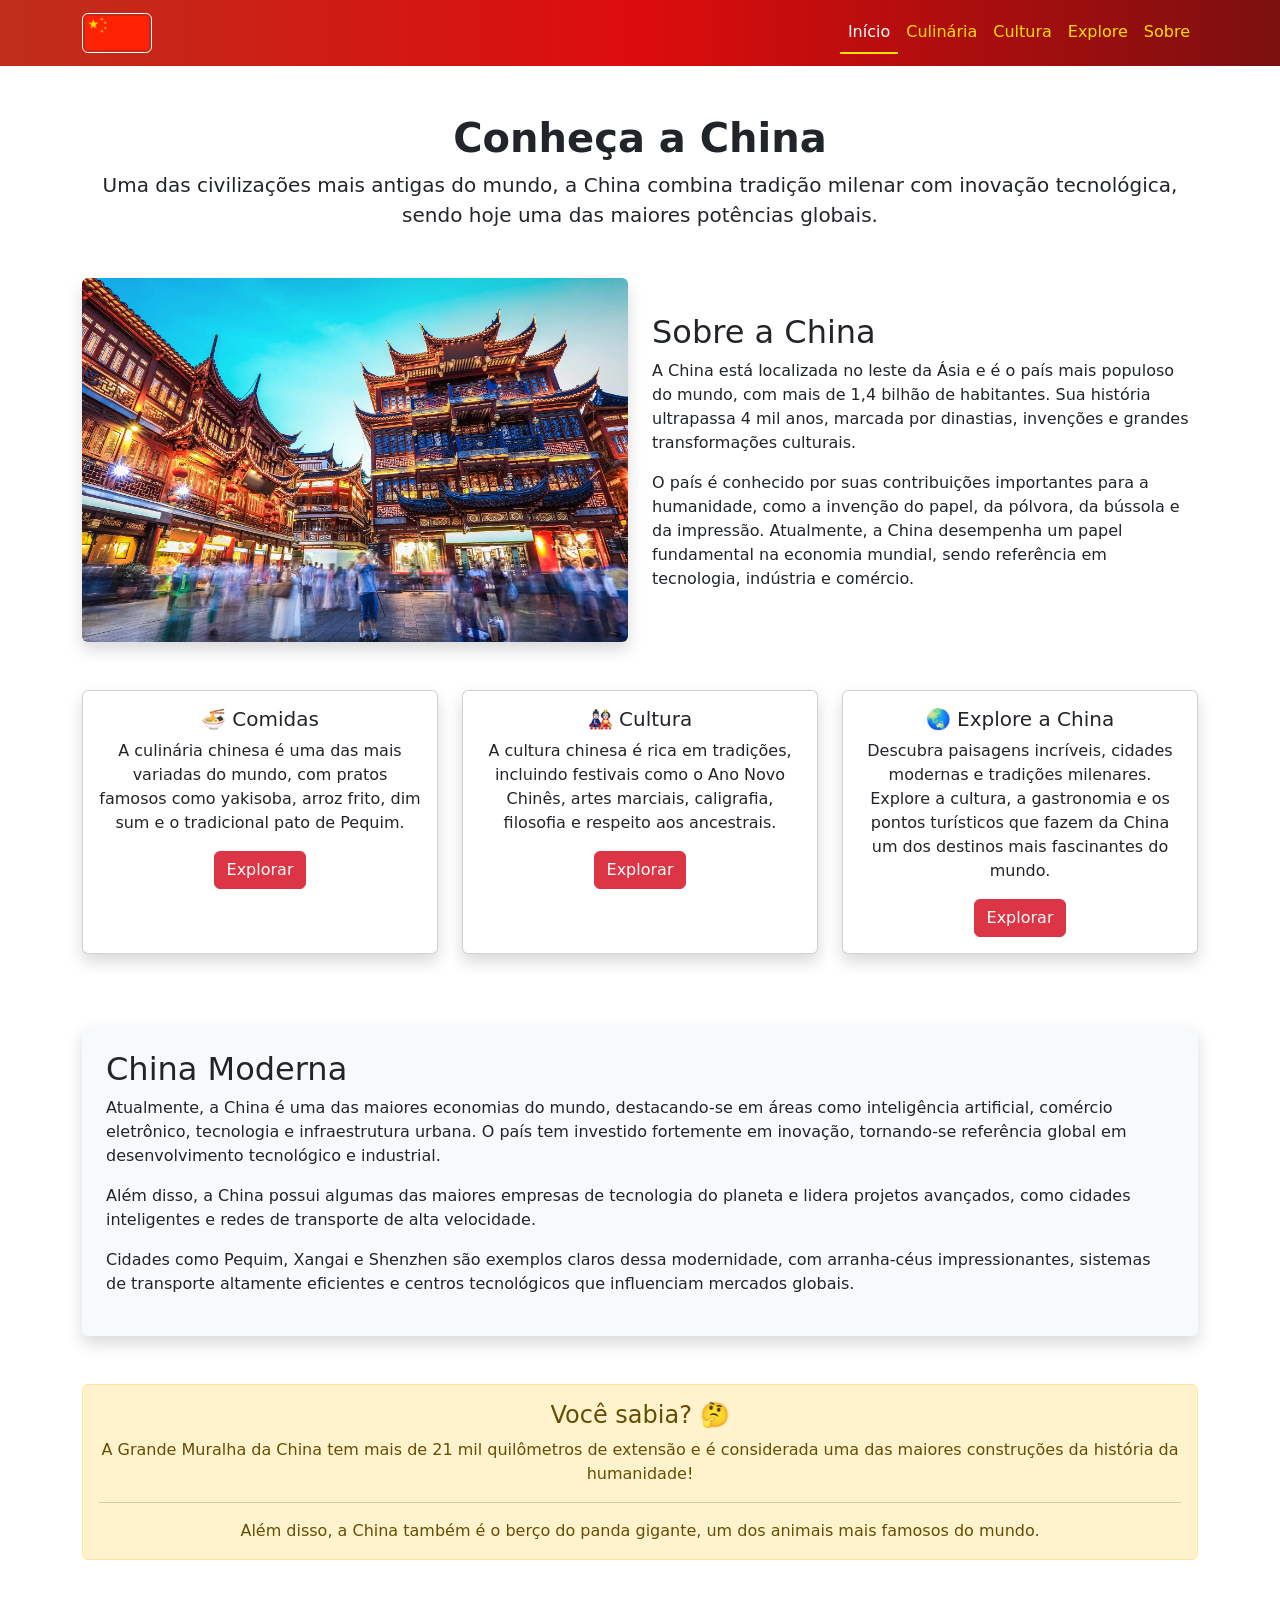
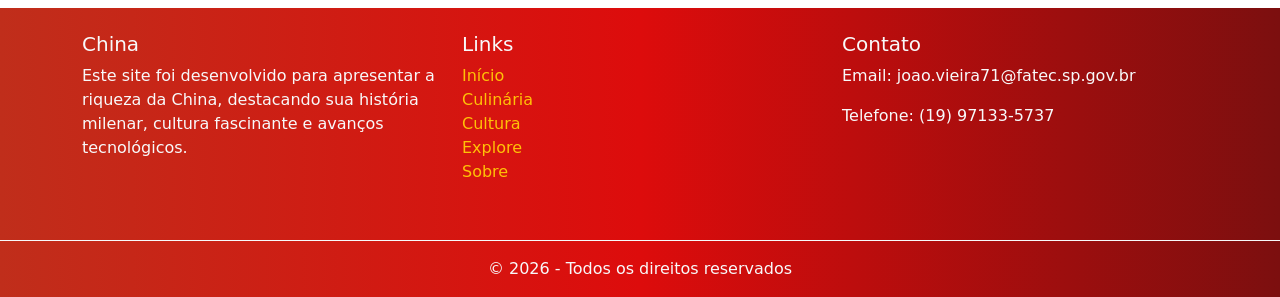
<file: index.html>
<!DOCTYPE html>
<html lang="pt-br">
<head>
    <meta charset="UTF-8">
    
    <link href="https://cdn.jsdelivr.net/npm/bootstrap@5.3.2/dist/css/bootstrap.min.css" rel="stylesheet">
    <meta name="viewport" content="width=device-width, initial-scale=1.0">
    <link href="style.css" rel="stylesheet">
    <title>China</title>

</head>

<body>

<nav class="navbar navbar-expand-lg navbar-dark navbar-china">
    <div class="container">
        <a class="navbar-brand d-flex align-items-center" href="index.html">
            <img src="img/logo.jpg" class="logo-flag" alt="Logo">
        </a>

        <button class="navbar-toggler" type="button" data-bs-toggle="collapse" data-bs-target="#menu">
            <span class="navbar-toggler-icon"></span>
        </button>

        <div class="collapse navbar-collapse" id="menu">
            <ul class="navbar-nav ms-auto">
                <li class="nav-item">
                    <a class="nav-link active" href="index.html">Início</a>
                </li>
                <li class="nav-item">
                    <a class="nav-link" href="comida.html">Culinária</a>
                </li>
                <li class="nav-item">
                    <a class="nav-link" href="cultura.html">Cultura</a>
                </li>
                <li class="nav-item">
                    <a class="nav-link" href="explore.html">Explore</a>
                </li>
                <li class="nav-item">
                    <a class="nav-link" href="sobre.html">Sobre</a>
                </li>
            </ul>
        </div>
    </div>
</nav>

<div class="container my-5 text-center">
    <h1 class="fw-bold">Conheça a China</h1>
    <p class="lead">
        Uma das civilizações mais antigas do mundo, a China combina tradição milenar com inovação tecnológica, sendo hoje uma das maiores potências globais.
    </p>
</div>

<div class="container my-5">
    <div class="row align-items-center">
        
        <div class="col-md-6">
            <img src="img/paisagem.jpg" class="img-fluid rounded shadow" alt="China">
        </div>

        <div class="col-md-6">
            <h2>Sobre a China</h2>
            <p>
                A China está localizada no leste da Ásia e é o país mais populoso do mundo, com mais de 1,4 bilhão de habitantes.
                Sua história ultrapassa 4 mil anos, marcada por dinastias, invenções e grandes transformações culturais.
            </p>
            <p>
                O país é conhecido por suas contribuições importantes para a humanidade, como a invenção do papel, da pólvora,
                da bússola e da impressão. Atualmente, a China desempenha um papel fundamental na economia mundial,
                sendo referência em tecnologia, indústria e comércio.
            </p>
        </div>

    </div>
</div>

<div class="container my-5">
    <div class="row text-center">

        <div class="col-md-4 mb-4">
            <div class="card h-100 shadow">
                <div class="card-body">
                    <h5 class="card-title">🍜 Comidas</h5>
                    <p class="card-text">
                        A culinária chinesa é uma das mais variadas do mundo, com pratos famosos como yakisoba,
                        arroz frito, dim sum e o tradicional pato de Pequim.
                    </p>
                    <a href="comida.html" class="btn btn-danger">Explorar</a>
                </div>
            </div>
        </div>

        <div class="col-md-4 mb-4">
            <div class="card h-100 shadow">
                <div class="card-body">
                    <h5 class="card-title">🎎 Cultura</h5>
                    <p class="card-text">
                        A cultura chinesa é rica em tradições, incluindo festivais como o Ano Novo Chinês,
                        artes marciais, caligrafia, filosofia e respeito aos ancestrais.
                    </p>
                    <a href="cultura.html" class="btn btn-danger">Explorar</a>
                </div>
            </div>
        </div>

        <div class="col-md-4 mb-4">
            <div class="card h-100 shadow">
                <div class="card-body">
                    <h5 class="card-title">🌏 Explore a China</h5>
                    <p class="card-text">
                        Descubra paisagens incríveis, cidades modernas e tradições milenares.
                        Explore a cultura, a gastronomia e os pontos turísticos que fazem da China
                        um dos destinos mais fascinantes do mundo.
                    </p>
                    <a href="explore.html" class="btn btn-danger">Explorar</a>
                </div>
            </div>
        </div>

    </div>
</div>

<div class="container my-5">
    <div class="bg-light p-4 rounded shadow">
        <h2>China Moderna</h2>
        <p>
            Atualmente, a China é uma das maiores economias do mundo, destacando-se em áreas como inteligência artificial,
            comércio eletrônico, tecnologia e infraestrutura urbana. O país tem investido fortemente em inovação,
            tornando-se referência global em desenvolvimento tecnológico e industrial.
        </p>
        <p>
            Além disso, a China possui algumas das maiores empresas de tecnologia do planeta e lidera projetos avançados,
            como cidades inteligentes e redes de transporte de alta velocidade.
        </p>
        <p>
            Cidades como Pequim, Xangai e Shenzhen são exemplos claros dessa modernidade, com arranha-céus impressionantes,
            sistemas de transporte altamente eficientes e centros tecnológicos que influenciam mercados globais.
        </p>
    </div>
</div>

<div class="container my-5 text-center">
    <div class="alert alert-warning">
        <h4 class="alert-heading">Você sabia? 🤔</h4>
        <p>
            A Grande Muralha da China tem mais de 21 mil quilômetros de extensão e é considerada
            uma das maiores construções da história da humanidade!
        </p>
        <hr>
        <p class="mb-0">
            Além disso, a China também é o berço do panda gigante, um dos animais mais famosos do mundo.
        </p>
    </div>
</div>

<footer class="text-light mt-5 footer bg-dark">
    <div class="container py-4">

        <div class="row">
            <div class="col-md-4 mb-3">
                <h5>China</h5>
                <p>
                    Este site foi desenvolvido para apresentar a riqueza da China, destacando sua história milenar,
                    cultura fascinante e avanços tecnológicos.
                </p>
            </div>

            <div class="col-md-4 mb-3">
                <h5>Links</h5>
                <ul class="list-unstyled">
                    <li><a href="index.html" class="text-warning text-decoration-none">Início</a></li>
                    <li><a href="comida.html" class="text-warning text-decoration-none">Culinária</a></li>
                    <li><a href="cultura.html" class="text-warning text-decoration-none">Cultura</a></li>
                    <li><a href="explore.html" class="text-warning text-decoration-none">Explore</a></li>
                    <li><a href="sobre.html" class="text-warning text-decoration-none">Sobre</a></li>
                </ul>
            </div>

            <div class="col-md-4 mb-3">
                <h5>Contato</h5>
                <p>Email: joao.vieira71@fatec.sp.gov.br</p>
                <p>Telefone: (19) 97133-5737</p>
            </div>
        </div>
    </div>

    <div class="text-center py-3 border-top border-light">
        © 2026 - Todos os direitos reservados
    </div>
</footer>

<script src="https://cdn.jsdelivr.net/npm/bootstrap@5.3.2/dist/js/bootstrap.bundle.min.js"></script>
</body>
</html>
</file>
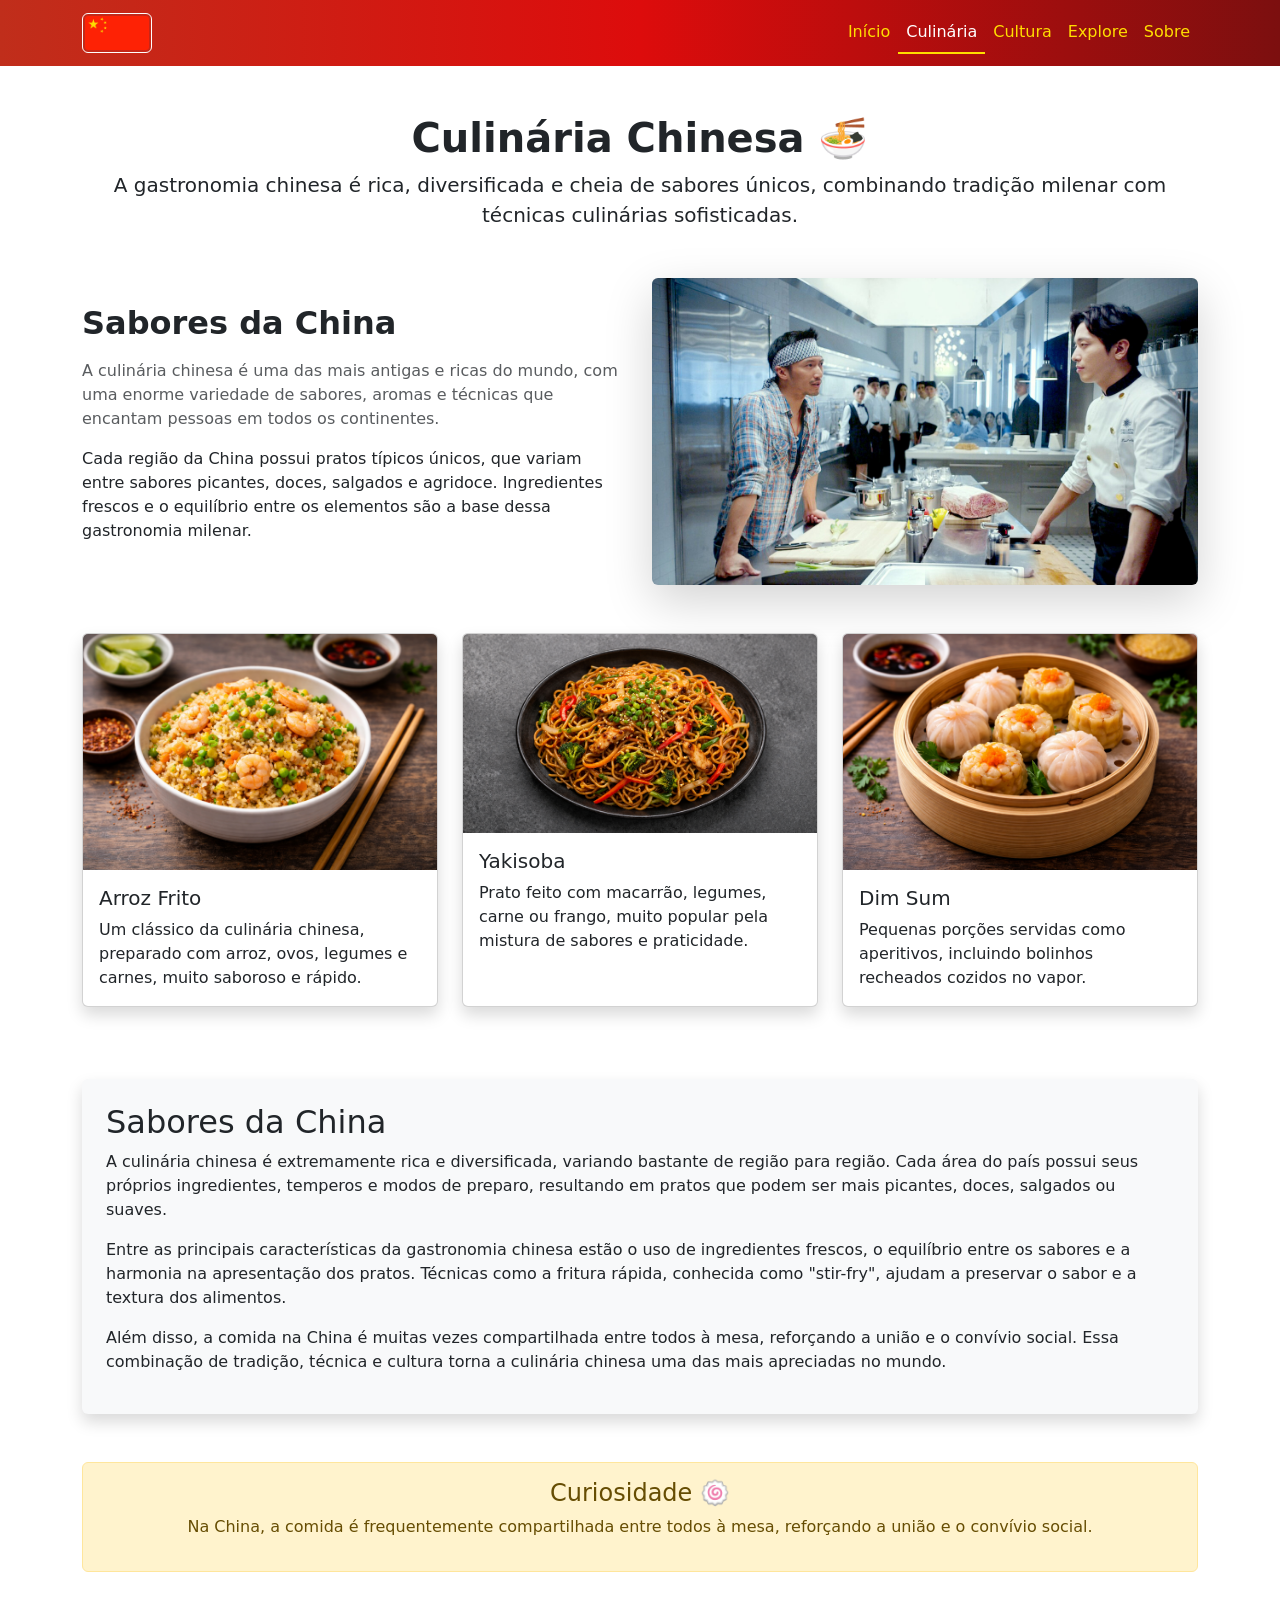
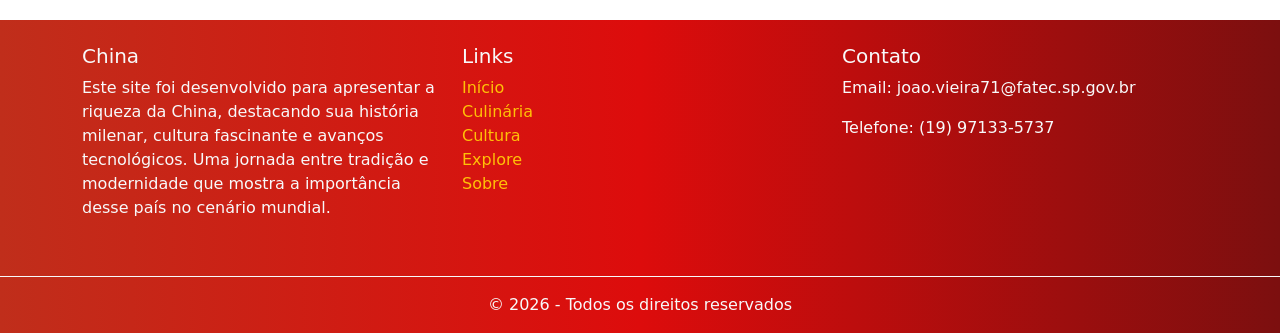
<file: comida.html>
<!DOCTYPE html>
<html lang="pt-br">
<head>
    <meta charset="UTF-8">
    <link href="https://cdn.jsdelivr.net/npm/bootstrap@5.3.2/dist/css/bootstrap.min.css" rel="stylesheet">
    <meta name="viewport" content="width=device-width, initial-scale=1.0">
     <link href="style.css" rel="stylesheet">
    <title>Culinária Chinesa</title>

</head>
<body>


<nav class="navbar navbar-expand-lg navbar-dark navbar-china">
    <div class="container">

        <a class="navbar-brand d-flex align-items-center" href="index.html">
            <img src="img/logo.jpg" class="logo-flag" alt="Logo">
        </a>

        <button class="navbar-toggler" type="button" data-bs-toggle="collapse" data-bs-target="#menu">
            <span class="navbar-toggler-icon"></span>
        </button>

        <div class="collapse navbar-collapse" id="menu">
            <ul class="navbar-nav ms-auto">

                <li class="nav-item">
                    <a class="nav-link" href="index.html">Início</a>
                </li>

                <li class="nav-item">
                    <a class="nav-link active" href="comida.html">Culinária</a>
                </li>

                <li class="nav-item">
                    <a class="nav-link" href="cultura.html">Cultura</a>
                </li>

                <li class="nav-item">
                    <a class="nav-link" href="#">Explore</a>
                </li>

                <li class="nav-item">
                    <a class="nav-link" href="#">Sobre</a>
                </li>

            </ul>
        </div>

    </div>
</nav>


<div class="container my-5 text-center">
    <h1 class="fw-bold">Culinária Chinesa 🍜</h1>
    <p class="lead">
        A gastronomia chinesa é rica, diversificada e cheia de sabores únicos,
        combinando tradição milenar com técnicas culinárias sofisticadas.
    </p>
</div>

<div class="container my-5">
    <div class="row align-items-center g-4">

        <div class="col-md-6">
            <h2 class="fw-bold mb-3">Sabores da China</h2>

            <p class="text-muted">
                A culinária chinesa é uma das mais antigas e ricas do mundo, com uma enorme variedade
                de sabores, aromas e técnicas que encantam pessoas em todos os continentes.
            </p>

            <p>
                Cada região da China possui pratos típicos únicos, que variam entre sabores picantes,
                doces, salgados e agridoce. Ingredientes frescos e o equilíbrio entre os elementos
                são a base dessa gastronomia milenar.
            </p>

         
        </div>

      
        <div class="col-md-6 text-center">
            <img src="img/chefe.jpg" 
                 class="img-fluid rounded shadow-lg" 
                 alt="Culinária chinesa"
                 style="max-height: 350px; object-fit: cover;">
        </div>

    </div>
</div>



<div class="container my-5">
    <div class="row">
      
        <div class="col-md-4 mb-4">
            <div class="card h-100 shadow">
                <img src="img/arrozfrito.png" class="card-img-top" alt="Arroz frito">
                <div class="card-body">
                    <h5 class="card-title">Arroz Frito</h5>
                    <p class="card-text">
                        Um clássico da culinária chinesa, preparado com arroz,
                        ovos, legumes e carnes, muito saboroso e rápido.
                    </p>
                </div>
            </div>
        </div>

          <div class="col-md-4 mb-4">
            <div class="card h-100 shadow">
                <img src="img/yakisoba.png" class="card-img-top" alt="Yakisoba">
                <div class="card-body">
                    <h5 class="card-title">Yakisoba</h5>
                    <p class="card-text">
                        Prato feito com macarrão, legumes, carne ou frango,
                        muito popular pela mistura de sabores e praticidade.
                    </p>
                </div>
            </div>
        </div>

        <div class="col-md-4 mb-4">
            <div class="card h-100 shadow">
                <img src="img/dimsum.png" class="card-img-top" alt="Dim Sum">
                <div class="card-body">
                    <h5 class="card-title">Dim Sum</h5>
                    <p class="card-text">
                        Pequenas porções servidas como aperitivos, incluindo
                        bolinhos recheados cozidos no vapor.
                    </p>
                </div>
            </div>
        </div>

    </div>
</div>


<div class="container my-5">
    <div class="bg-light p-4 rounded shadow">
        <h2>Sabores da China</h2>
       <p>
A culinária chinesa é extremamente rica e diversificada, variando bastante de região para região. 
Cada área do país possui seus próprios ingredientes, temperos e modos de preparo,
 resultando em pratos que podem ser mais picantes, doces, salgados ou suaves.
</p>

<p>
Entre as principais características da gastronomia chinesa estão o uso de ingredientes frescos,
 o equilíbrio entre os sabores e a harmonia na apresentação dos pratos. 
Técnicas como a fritura rápida, conhecida como "stir-fry", ajudam a preservar o sabor e a textura dos alimentos.
</p>

<p>
Além disso, a comida na China é muitas vezes compartilhada entre todos à mesa, reforçando a união e o convívio social. 
Essa combinação de tradição, técnica e cultura torna a culinária chinesa uma das mais apreciadas no mundo.
</p>
    </div>
</div>


<div class="container my-5 text-center">
    <div class="alert alert-warning">
        <h4 class="alert-heading">Curiosidade 🍥</h4>
        <p>
            Na China, a comida é frequentemente compartilhada entre todos à mesa,
            reforçando a união e o convívio social.
        </p>
    </div>
</div>


<footer class="text-light mt-5 footer bg-dark">
    <div class="container py-4">

        <div class="row">
            <div class="col-md-4 mb-3">
                <h5>China</h5>
               <p>
            Este site foi desenvolvido para apresentar a riqueza da China, destacando sua história milenar,
            cultura fascinante e avanços tecnológicos. Uma jornada entre tradição e modernidade que mostra
            a importância desse país no cenário mundial.
        </p>
            </div>

             <div class="col-md-4 mb-3">
                <h5>Links</h5>
                <ul class="list-unstyled">
                    <li><a href="index.html" class="text-warning text-decoration-none">Início</a></li>
                    <li><a href="comida.html" class="text-warning text-decoration-none">Culinária</a></li>
                    <li><a href="#" class="text-warning text-decoration-none">Cultura</a></li>
                    <li><a href="#" class="text-warning text-decoration-none">Explore</a></li>
                    <li><a href="#" class="text-warning text-decoration-none">Sobre</a></li>
                </ul>
            </div>

            <div class="col-md-4 mb-3">
                <h5>Contato</h5>
                <p>Email: joao.vieira71@fatec.sp.gov.br</p>
                <p>Telefone: (19) 97133-5737</p>
            </div>
        </div>
    </div>

    <div class="text-center py-3 border-top border-light">
        © 2026 - Todos os direitos reservados
    </div>
</footer>

<script src="https://cdn.jsdelivr.net/npm/bootstrap@5.3.2/dist/js/bootstrap.bundle.min.js"></script>
</body>
</html>
</file>
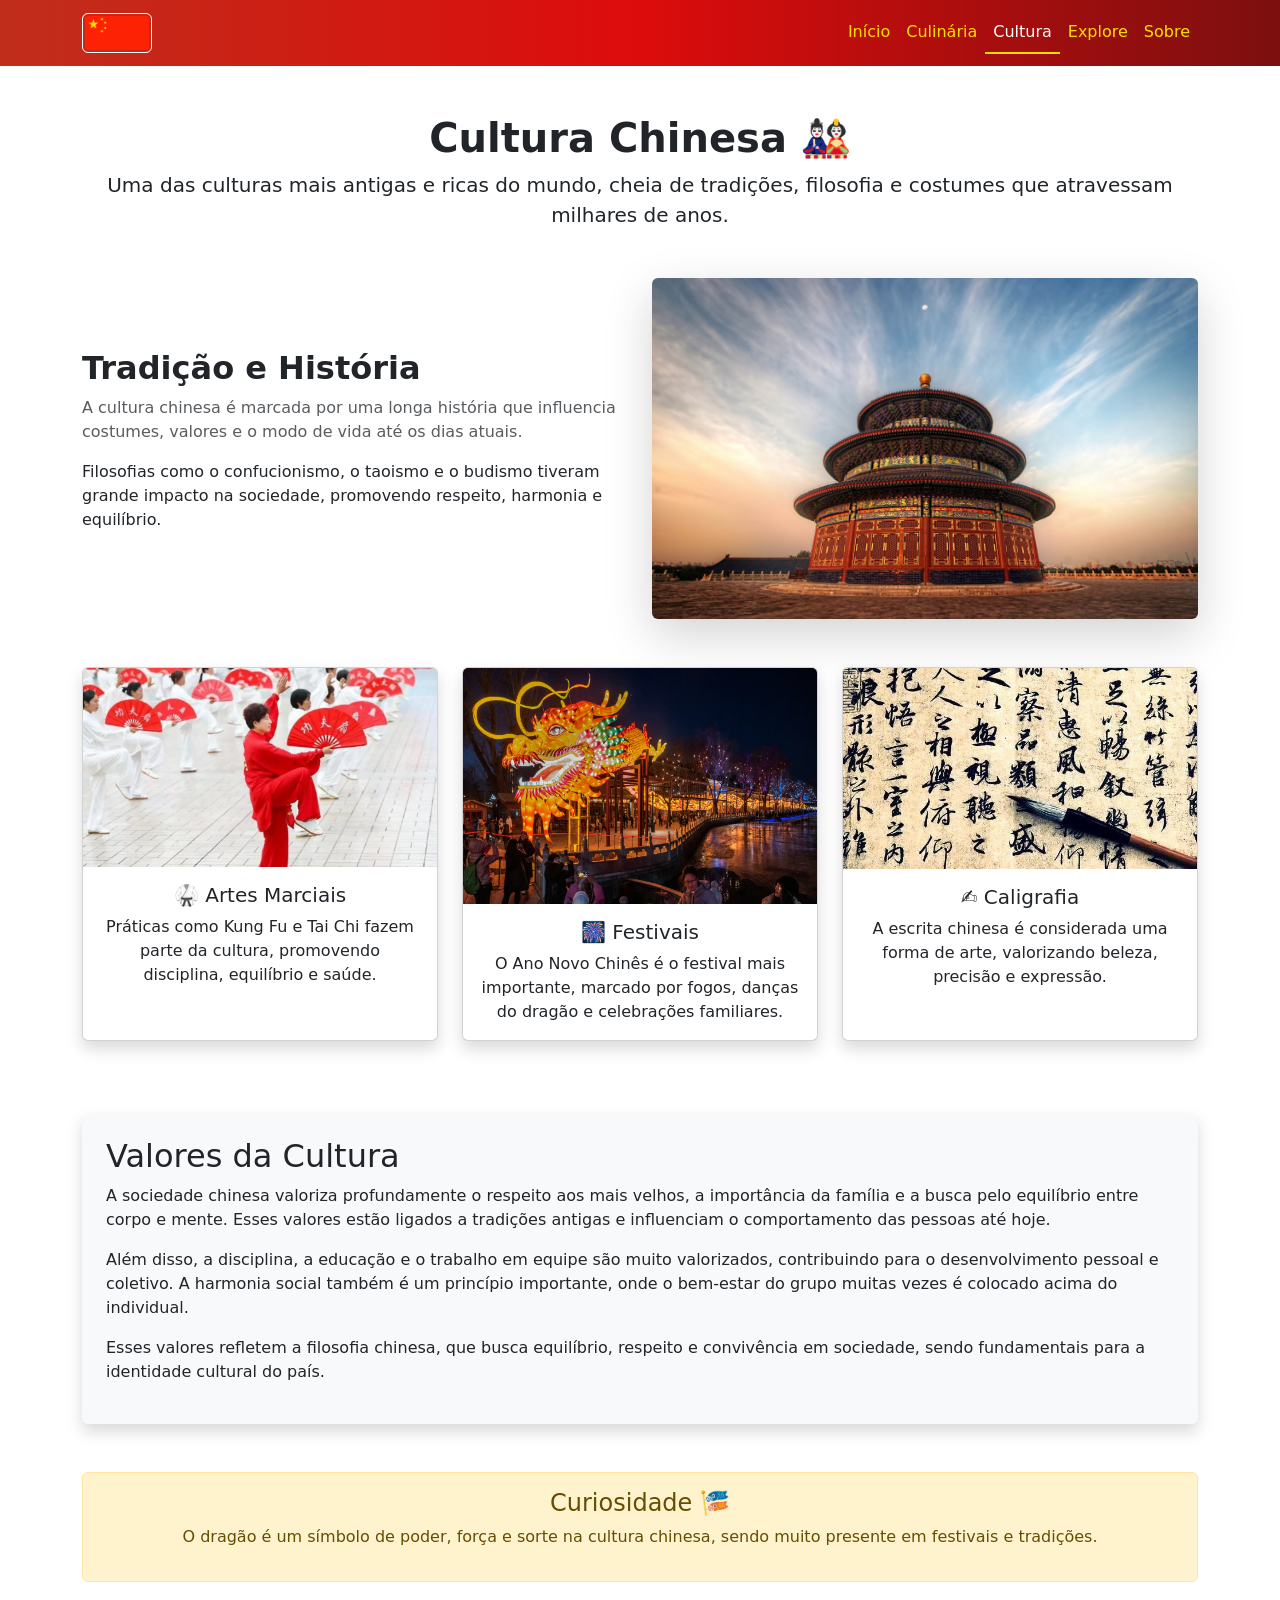
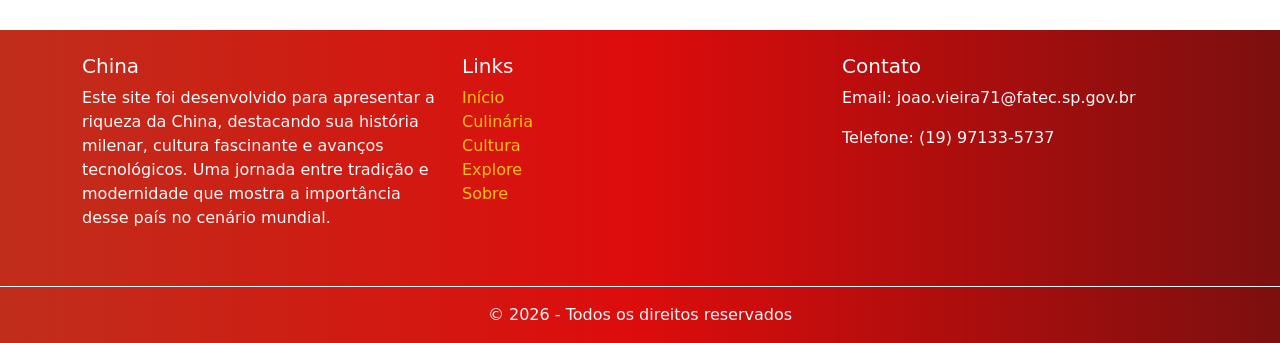
<file: cultura.html>
<!DOCTYPE html>
<html lang="pt-br">
<head>
    <meta charset="UTF-8">
    <link href="https://cdn.jsdelivr.net/npm/bootstrap@5.3.2/dist/css/bootstrap.min.css" rel="stylesheet">
    <meta name="viewport" content="width=device-width, initial-scale=1.0">
     <link href="style.css" rel="stylesheet">
    <title>Cultura da China</title>

</head>
<body>

<nav class="navbar navbar-expand-lg navbar-dark navbar-china">
    <div class="container">

        <a class="navbar-brand d-flex align-items-center" href="index.html">
            <img src="img/logo.jpg" class="logo-flag" alt="Logo">
        </a>

        <button class="navbar-toggler" type="button" data-bs-toggle="collapse" data-bs-target="#menu">
            <span class="navbar-toggler-icon"></span>
        </button>

        <div class="collapse navbar-collapse" id="menu">
            <ul class="navbar-nav ms-auto">

                <li class="nav-item">
                    <a class="nav-link" href="index.html">Início</a>
                </li>

                <li class="nav-item">
                    <a class="nav-link" href="comida.html">Culinária</a>
                </li>

                <li class="nav-item">
                    <a class="nav-link active" href="cultura.html">Cultura</a>
                </li>

                <li class="nav-item">
                    <a class="nav-link" href="explore.html">Explore</a>
                </li>

                <li class="nav-item">
                    <a class="nav-link" href="sobre.html">Sobre</a>
                </li>

            </ul>
        </div>

    </div>
</nav>


<div class="container my-5 text-center">
    <h1 class="fw-bold">Cultura Chinesa 🎎</h1>
    <p class="lead">
        Uma das culturas mais antigas e ricas do mundo, cheia de tradições,
        filosofia e costumes que atravessam milhares de anos.
    </p>
</div>


<div class="container my-5">
    <div class="row align-items-center g-4">

        <div class="col-md-6">
            <h2 class="fw-bold">Tradição e História</h2>
            <p class="text-muted">
                A cultura chinesa é marcada por uma longa história que influencia
                costumes, valores e o modo de vida até os dias atuais.
            </p>
            <p>
                Filosofias como o confucionismo, o taoismo e o budismo tiveram
                grande impacto na sociedade, promovendo respeito, harmonia
                e equilíbrio.
            </p>
        </div>

        <div class="col-md-6 text-center">
            <img src="img/templo.jpg" class="img-fluid rounded shadow-lg" alt="Templo chinês">
        </div>

    </div>
</div>


<div class="container my-5">
    <div class="row text-center">

    
        <div class="col-md-4 mb-4">
            <div class="card h-100 shadow">
                <img src="img/artesmarciais.jpg" class="card-img-top" alt="Artes marciais">
                <div class="card-body">
                    <h5 class="card-title">🥋 Artes Marciais</h5>
                    <p class="card-text">
                        Práticas como Kung Fu e Tai Chi fazem parte da cultura,
                        promovendo disciplina, equilíbrio e saúde.
                    </p>
                </div>
            </div>
        </div>

         <div class="col-md-4 mb-4">
            <div class="card h-100 shadow">
                <img src="img/festival.jpg" class="card-img-top" alt="Festival">
                <div class="card-body">
                    <h5 class="card-title">🎆 Festivais</h5>
                    <p class="card-text">
                        O Ano Novo Chinês é o festival mais importante, marcado por
                        fogos, danças do dragão e celebrações familiares.
                    </p>
                </div>
            </div>
        </div>

        <div class="col-md-4 mb-4">
            <div class="card h-100 shadow">
                <img src="img/caligrafia.jpg" class="card-img-top" alt="Caligrafia">
                <div class="card-body">
                    <h5 class="card-title">✍️ Caligrafia</h5>
                    <p class="card-text">
                        A escrita chinesa é considerada uma forma de arte,
                        valorizando beleza, precisão e expressão.
                    </p>
                </div>
            </div>
        </div>

    </div>
</div>


<div class="container my-5">
    <div class="bg-light p-4 rounded shadow">
        <h2>Valores da Cultura</h2>
        <p>
           A sociedade chinesa valoriza profundamente o respeito aos mais velhos,
            a importância da família e a busca pelo equilíbrio entre corpo e mente.
             Esses valores estão ligados a tradições antigas e influenciam o comportamento das pessoas até hoje.
        </p>
        <p>
            Além disso, a disciplina, a educação e o trabalho em equipe são muito valorizados,
 contribuindo para o desenvolvimento pessoal e coletivo. A harmonia social também é um princípio importante,
  onde o bem-estar do grupo muitas vezes é colocado acima do individual.
</p>
<p>
Esses valores refletem a filosofia chinesa, que busca equilíbrio, respeito e convivência em sociedade,
 sendo fundamentais para a identidade cultural do país.

        </p>
    </div>
</div>


<div class="container my-5 text-center">
    <div class="alert alert-warning">
        <h4 class="alert-heading">Curiosidade 🎏</h4>
        <p>
            O dragão é um símbolo de poder, força e sorte na cultura chinesa,
            sendo muito presente em festivais e tradições.
        </p>
    </div>
</div>

<footer class="text-light mt-5 footer bg-dark">
    <div class="container py-4">

       <div class="row">
    <div class="col-md-4 mb-3">
        <h5>China</h5>
        <p>
            Este site foi desenvolvido para apresentar a riqueza da China, destacando sua história milenar,
            cultura fascinante e avanços tecnológicos. Uma jornada entre tradição e modernidade que mostra
            a importância desse país no cenário mundial.
        </p>
    </div>
      
            <div class="col-md-4 mb-3">
                <h5>Links</h5>
                <ul class="list-unstyled">
                    <li><a href="index.html" class="text-warning text-decoration-none">Início</a></li>
                    <li><a href="comida.html" class="text-warning text-decoration-none">Culinária</a></li>
                    <li><a href="cultura.html" class="text-warning text-decoration-none">Cultura</a></li>
                    <li><a href="explore.html" class="text-warning text-decoration-none">Explore</a></li>
                    <li><a href="sobre.html" class="text-warning text-decoration-none">Sobre</a></li>
                </ul>
            </div>

            <div class="col-md-4 mb-3">
                <h5>Contato</h5>
                <p>Email: joao.vieira71@fatec.sp.gov.br</p>
                <p>Telefone: (19) 97133-5737</p>
            </div>
        </div>
    </div>

    <div class="text-center py-3 border-top border-light">
        © 2026 - Todos os direitos reservados
    </div>
</footer>


<script src="https://cdn.jsdelivr.net/npm/bootstrap@5.3.2/dist/js/bootstrap.bundle.min.js"></script>

</body>
</html>
</file>
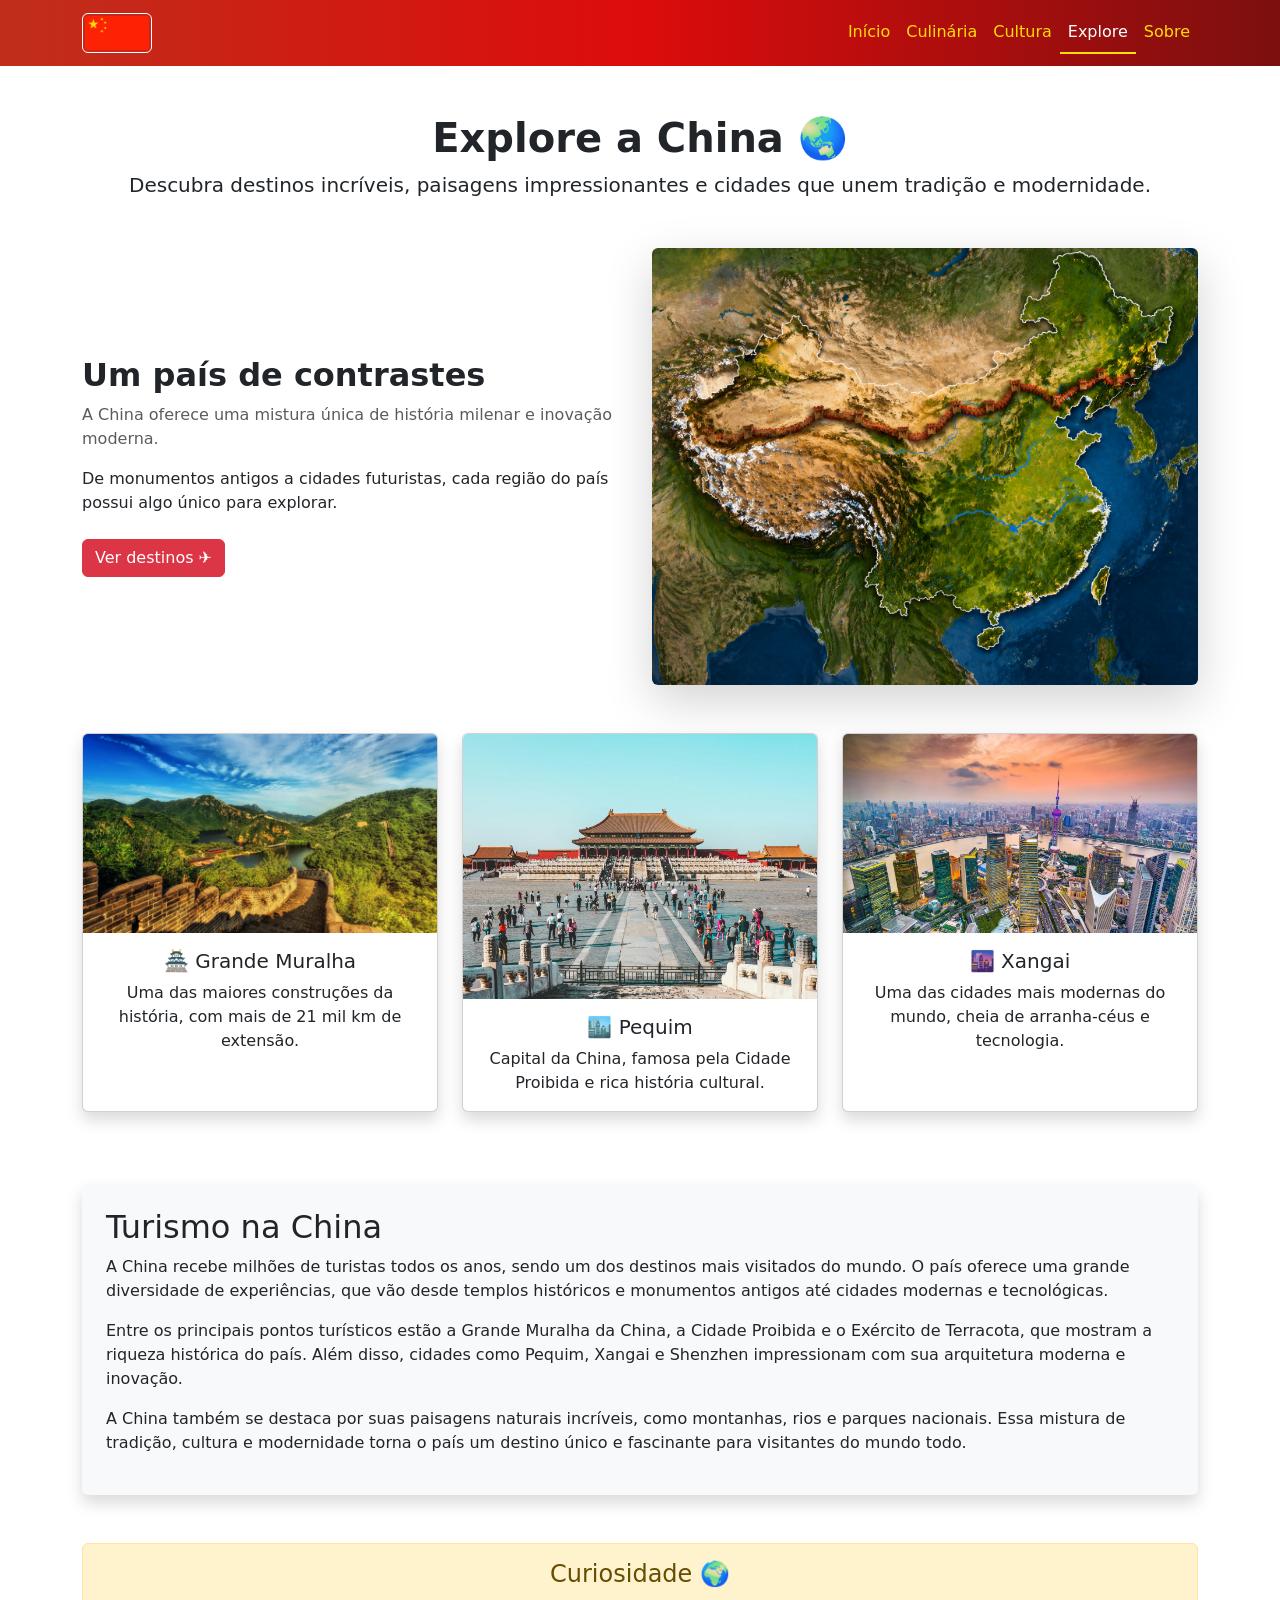
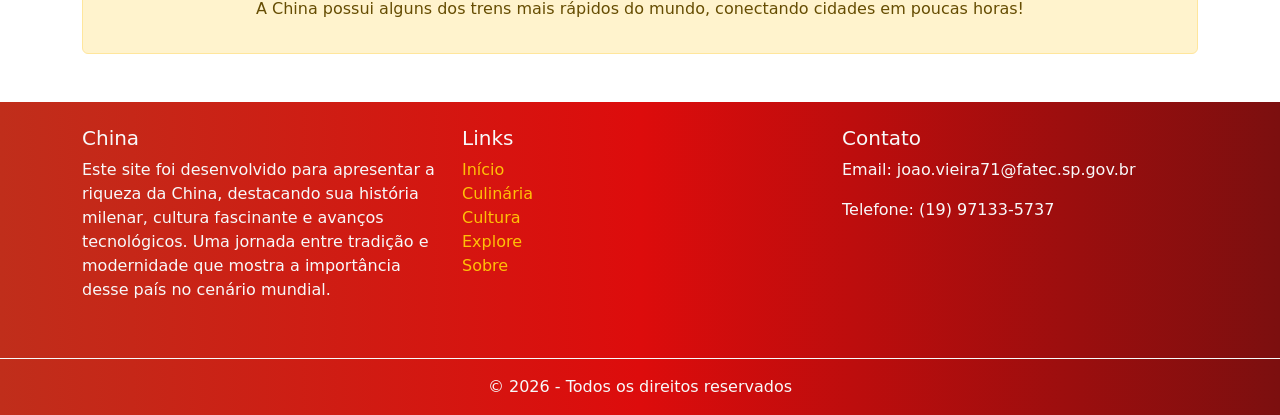
<file: explore.html>
<!DOCTYPE html>
<html lang="pt-br">
<head>
    <meta charset="UTF-8">
    <link href="https://cdn.jsdelivr.net/npm/bootstrap@5.3.2/dist/css/bootstrap.min.css" rel="stylesheet">
    <meta name="viewport" content="width=device-width, initial-scale=1.0">
     <link href="style.css" rel="stylesheet">                                                                                                   
    <title>Explore a China</title>

</head>
<body>

<nav class="navbar navbar-expand-lg navbar-dark navbar-china">
    <div class="container">

        <a class="navbar-brand d-flex align-items-center" href="index.html">
            <img src="img/logo.jpg" class="logo-flag" alt="Logo">
        </a>

        <button class="navbar-toggler" type="button" data-bs-toggle="collapse" data-bs-target="#menu">
            <span class="navbar-toggler-icon"></span>
        </button>

        <div class="collapse navbar-collapse" id="menu">
            <ul class="navbar-nav ms-auto">

                <li class="nav-item">
                    <a class="nav-link" href="index.html">Início</a>
                </li>

                <li class="nav-item">
                    <a class="nav-link" href="comida.html">Culinária</a>
                </li>

                <li class="nav-item">
                    <a class="nav-link" href="cultura.html">Cultura</a>
                </li>

                <li class="nav-item">
                    <a class="nav-link active" href="explore.html">Explore</a>
                </li>

                <li class="nav-item">
                    <a class="nav-link" href="sobre.html">Sobre</a>
                </li>

            </ul>
        </div>

    </div>
</nav>


<div class="container my-5 text-center">
    <h1 class="fw-bold">Explore a China 🌏</h1>
    <p class="lead">
        Descubra destinos incríveis, paisagens impressionantes e cidades que unem tradição e modernidade.
    </p>
</div>


<div class="container my-5">
    <div class="row align-items-center g-4">

        <div class="col-md-6">
            <h2 class="fw-bold">Um país de contrastes</h2>
            <p class="text-muted">
                A China oferece uma mistura única de história milenar e inovação moderna.
            </p>
            <p>
                De monumentos antigos a cidades futuristas, cada região do país possui
                algo único para explorar.
            </p>

            <a href="https://pt.topchinatravel.com/china-tours/top-10-china-tours.htm?gad_source=1&gad_campaignid=23179283746&gclid=CjwKCAjwnN3OBhA8EiwAfpTYeuDanHM2dyRHYp0xUSC-17cmCV5k5HTa5cV8PgHunwlUzjpmY2QRjRoComIQAvD_BwE" class="btn btn-danger mt-2">Ver destinos ✈️</a>
        </div>

        <div class="col-md-6 text-center">
            <img src="img/muralha.png" class="img-fluid rounded shadow-lg" alt="Muralha da China">
        </div>

    </div>
</div>


<div class="container my-5" id="destinos">
    <div class="row text-center">

       
        <div class="col-md-4 mb-4">
            <div class="card h-100 shadow">
                <img src="img/muralhachina.jpg" class="card-img-top" alt="Muralha da China">
                <div class="card-body">
                    <h5 class="card-title">🏯 Grande Muralha</h5>
                    <p class="card-text">
                        Uma das maiores construções da história, com mais de 21 mil km de extensão.
                    </p>
                </div>
            </div>
        </div>

     
        <div class="col-md-4 mb-4">
            <div class="card h-100 shadow">
                <img src="img/pequim.jpg" class="card-img-top" alt="Pequim">
                <div class="card-body">
                    <h5 class="card-title">🏙️ Pequim</h5>
                    <p class="card-text">
                        Capital da China, famosa pela Cidade Proibida e rica história cultural.
                    </p>
                </div>
            </div>
        </div>

       
        <div class="col-md-4 mb-4">
            <div class="card h-100 shadow">
                <img src="img/xangai.jpg" class="card-img-top" alt="Xangai">
                <div class="card-body">
                    <h5 class="card-title">🌆 Xangai</h5>
                    <p class="card-text">
                        Uma das cidades mais modernas do mundo, cheia de arranha-céus e tecnologia.
                    </p>
                </div>
            </div>
        </div>

    </div>
</div>


<div class="container my-5">
    <div class="bg-light p-4 rounded shadow">
        <h2>Turismo na China</h2>
       <p>
A China recebe milhões de turistas todos os anos, sendo um dos destinos mais visitados do mundo. 
O país oferece uma grande diversidade de experiências,
 que vão desde templos históricos e monumentos antigos até cidades modernas e tecnológicas.
</p>

<p>
Entre os principais pontos turísticos estão a Grande Muralha da China, a Cidade Proibida e o Exército de Terracota,
 que mostram a riqueza histórica do país. 
Além disso, cidades como Pequim, Xangai e Shenzhen impressionam com sua arquitetura moderna e inovação.
</p>

<p>
A China também se destaca por suas paisagens naturais incríveis, como montanhas, rios e parques nacionais. 
Essa mistura de tradição, cultura e modernidade torna o país um destino único e fascinante para visitantes do mundo todo.
</p>
    </div>
</div>


<div class="container my-5 text-center">
    <div class="alert alert-warning">
        <h4 class="alert-heading">Curiosidade 🌍</h4>
        <p>
            A China possui alguns dos trens mais rápidos do mundo, conectando cidades
            em poucas horas!
        </p>
    </div>
</div>

<footer class="text-light mt-5 footer bg-dark">
    <div class="container py-4">

       <div class="row">
    <div class="col-md-4 mb-3">
        <h5>China</h5>
        <p>
            Este site foi desenvolvido para apresentar a riqueza da China, destacando sua história milenar,
            cultura fascinante e avanços tecnológicos. Uma jornada entre tradição e modernidade que mostra
            a importância desse país no cenário mundial.
        </p>
    </div>
      
            <div class="col-md-4 mb-3">
                <h5>Links</h5>
                <ul class="list-unstyled">
                    <li><a href="index.html" class="text-warning text-decoration-none">Início</a></li>
                    <li><a href="comida.html" class="text-warning text-decoration-none">Culinária</a></li>
                    <li><a href="cultura.html" class="text-warning text-decoration-none">Cultura</a></li>
                    <li><a href="explore.html" class="text-warning text-decoration-none">Explore</a></li>
                    <li><a href="sobre.html" class="text-warning text-decoration-none">Sobre</a></li>
                </ul>
            </div>

            <div class="col-md-4 mb-3">
                <h5>Contato</h5>
                <p>Email: joao.vieira71@fatec.sp.gov.br</p>
                <p>Telefone: (19) 97133-5737</p>
            </div>
        </div>
    </div>

    <div class="text-center py-3 border-top border-light">
        © 2026 - Todos os direitos reservados
    </div>
</footer>

<script src="https://cdn.jsdelivr.net/npm/bootstrap@5.3.2/dist/js/bootstrap.bundle.min.js"></script>

</body>
</html>
</file>
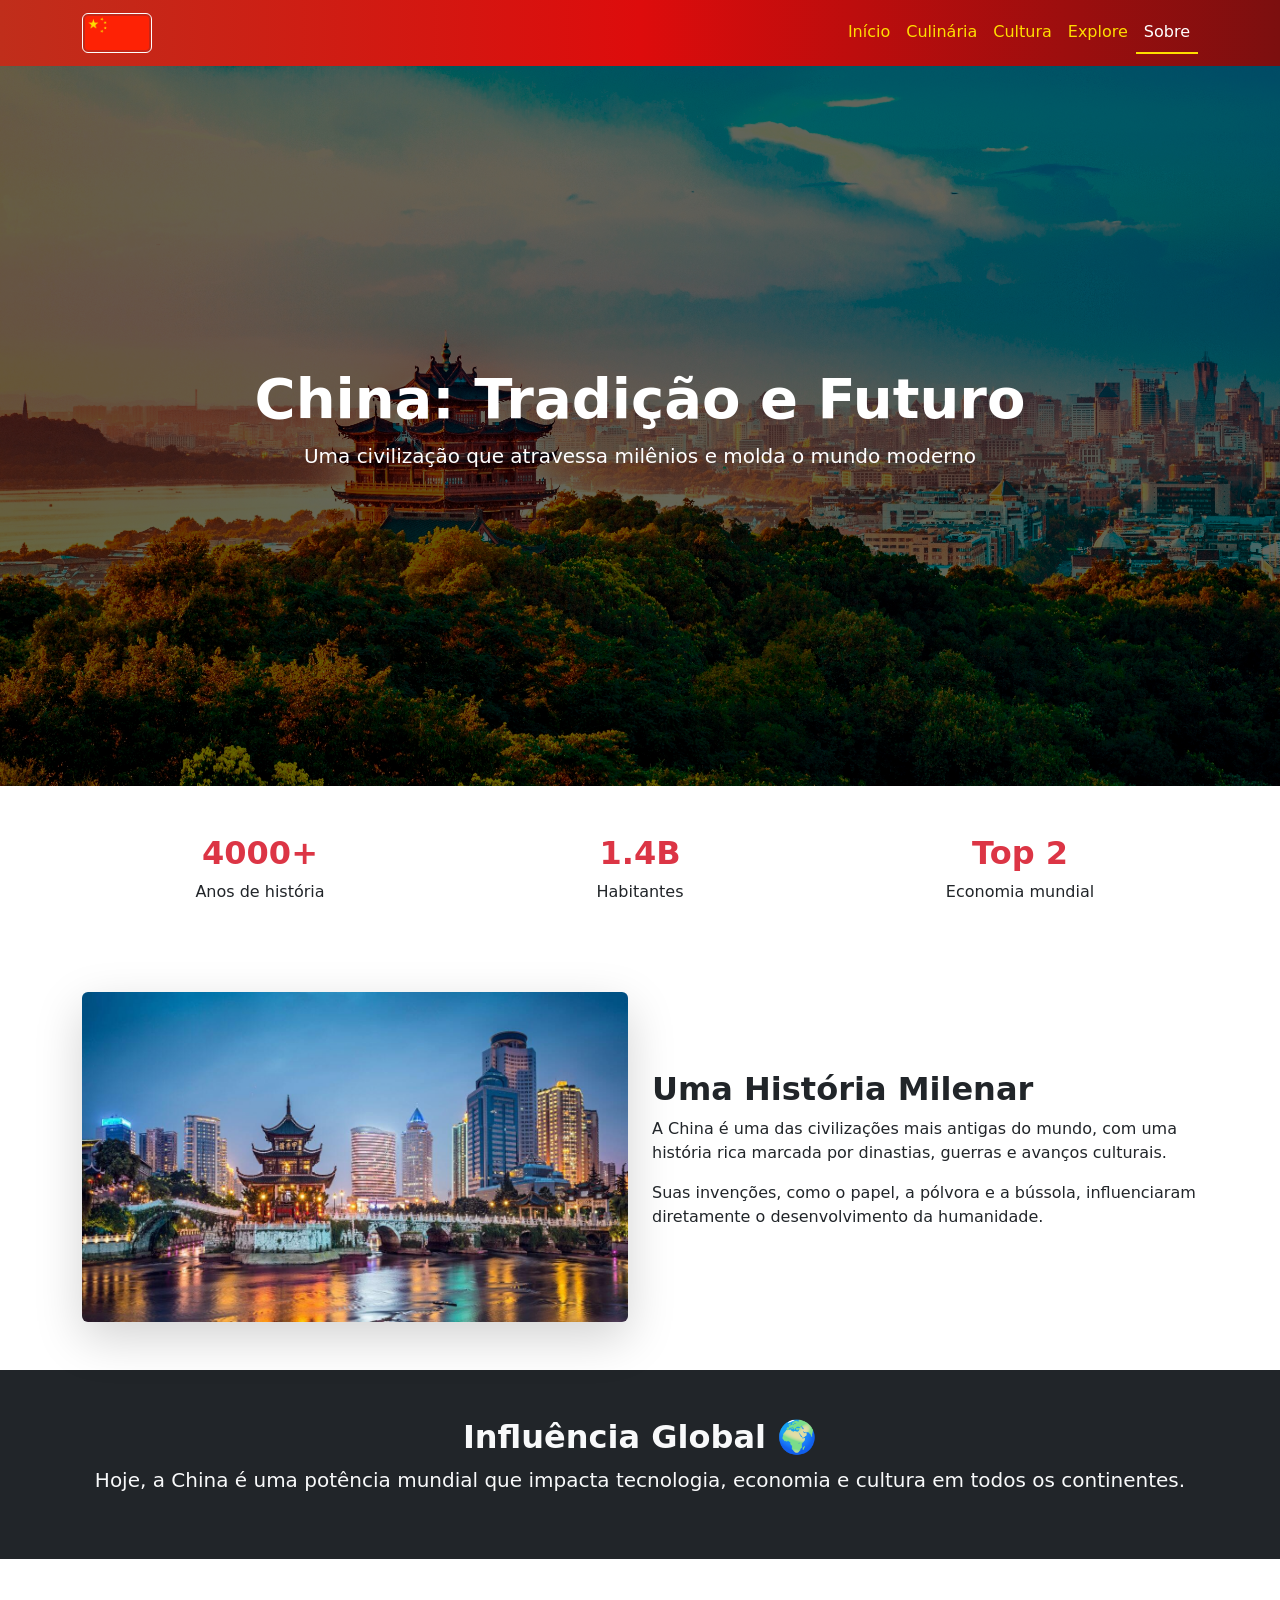
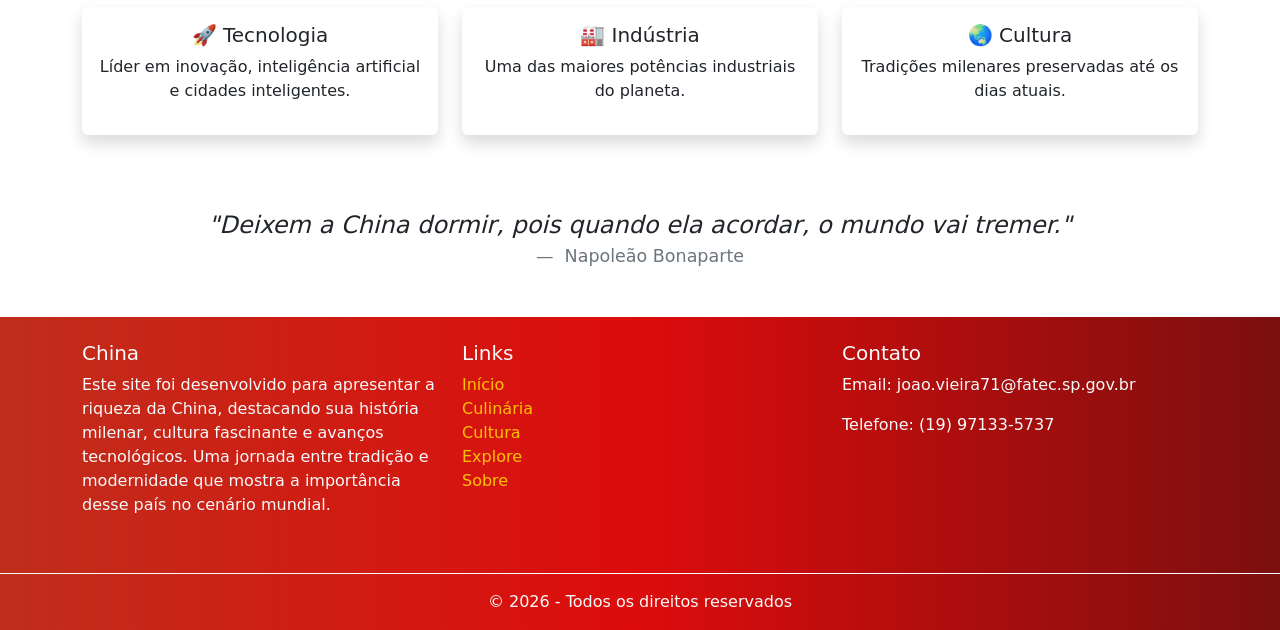
<file: sobre.html>
<!DOCTYPE html>
<html lang="pt-br">
<head>
    <meta charset="UTF-8">
    <link href="https://cdn.jsdelivr.net/npm/bootstrap@5.3.2/dist/css/bootstrap.min.css" rel="stylesheet">
    <meta name="viewport" content="width=device-width, initial-scale=1.0">
     <link href="style.css" rel="stylesheet">
    <title>Sobre a China</title>

</head>
<body>

<nav class="navbar navbar-expand-lg navbar-dark navbar-china">
    <div class="container">
        <a class="navbar-brand d-flex align-items-center" href="index.html">
            <img src="img/logo.jpg" class="logo-flag" alt="Logo">
        </a>

        <button class="navbar-toggler" data-bs-toggle="collapse" data-bs-target="#menu">
            <span class="navbar-toggler-icon"></span>
        </button>

        <div class="collapse navbar-collapse" id="menu">
            <ul class="navbar-nav ms-auto">

                <li class="nav-item"><a class="nav-link" href="index.html">Início</a></li>
                <li class="nav-item"><a class="nav-link" href="comida.html">Culinária</a></li>
                <li class="nav-item"><a class="nav-link" href="cultura.html">Cultura</a></li>
                <li class="nav-item"><a class="nav-link" href="explore.html">Explore</a></li>
                <li class="nav-item"><a class="nav-link active" href="sobre.html">Sobre</a></li>

            </ul>
        </div>
    </div>
</nav>


<div class="hero d-flex align-items-center justify-content-center text-center">
    <div class="hero-content">
        <h1 class="display-4 fw-bold">China: Tradição e Futuro</h1>
        <p class="lead">Uma civilização que atravessa milênios e molda o mundo moderno</p>
    </div>
 
</div>


<div class="container my-5">
    <div class="row text-center">

        <div class="col-md-4 mb-4">
            <h2 class="fw-bold text-danger">4000+</h2>
            <p>Anos de história</p>
        </div>

        <div class="col-md-4 mb-4">
            <h2 class="fw-bold text-danger">1.4B</h2>
            <p>Habitantes</p>
        </div>

        <div class="col-md-4 mb-4">
            <h2 class="fw-bold text-danger">Top 2</h2>
            <p>Economia mundial</p>
        </div>

    </div>
</div>


<div class="container my-5">
    <div class="row align-items-center g-4">

        <div class="col-md-6">
            <img src="img/sobre.jpg" class="img-fluid rounded shadow-lg" alt="">
        </div>

        <div class="col-md-6">
            <h2 class="fw-bold">Uma História Milenar</h2>
            <p>
                A China é uma das civilizações mais antigas do mundo, com uma história rica
                marcada por dinastias, guerras e avanços culturais.
            </p>
            <p>
                Suas invenções, como o papel, a pólvora e a bússola,
                influenciaram diretamente o desenvolvimento da humanidade.
            </p>
        </div>

    </div>
</div>


<div class="bg-dark text-light py-5">
    <div class="container text-center">
        <h2 class="fw-bold">Influência Global 🌍</h2>
        <p class="lead">
            Hoje, a China é uma potência mundial que impacta tecnologia,
            economia e cultura em todos os continentes.
        </p>
    </div>
</div>


<div class="container my-5">
    <div class="row text-center">

        <div class="col-md-4 mb-4">
            <div class="card border-0 shadow h-100">
                <div class="card-body">
                    <h5>🚀 Tecnologia</h5>
                    <p>Líder em inovação, inteligência artificial e cidades inteligentes.</p>
                </div>
            </div>
        </div>

        <div class="col-md-4 mb-4">
            <div class="card border-0 shadow h-100">
                <div class="card-body">
                    <h5>🏭 Indústria</h5>
                    <p>Uma das maiores potências industriais do planeta.</p>
                </div>
            </div>
        </div>

        <div class="col-md-4 mb-4">
            <div class="card border-0 shadow h-100">
                <div class="card-body">
                    <h5>🌏 Cultura</h5>
                    <p>Tradições milenares preservadas até os dias atuais.</p>
                </div>
            </div>
        </div>

    </div>
</div>


<blockquote class="blockquote text-center">
    <p class="fs-4 fst-italic">
        "Deixem a China dormir, pois quando ela acordar, o mundo vai tremer."
    </p>
    <footer class="blockquote-footer">
        Napoleão Bonaparte
    </footer>
</blockquote>


<footer class="text-light mt-5 footer bg-dark">
    <div class="container py-4">

       <div class="row">
    <div class="col-md-4 mb-3">
        <h5>China</h5>
        <p>
            Este site foi desenvolvido para apresentar a riqueza da China, destacando sua história milenar,
            cultura fascinante e avanços tecnológicos. Uma jornada entre tradição e modernidade que mostra
            a importância desse país no cenário mundial.
        </p>
    </div>
      
            <div class="col-md-4 mb-3">
                <h5>Links</h5>
                <ul class="list-unstyled">
                    <li><a href="index.html" class="text-warning text-decoration-none">Início</a></li>
                    <li><a href="comida.html" class="text-warning text-decoration-none">Culinária</a></li>
                    <li><a href="cultura.html" class="text-warning text-decoration-none">Cultura</a></li>
                    <li><a href="explore.html" class="text-warning text-decoration-none">Explore</a></li>
                    <li><a href="sobre.html" class="text-warning text-decoration-none">Sobre</a></li>
                </ul>
            </div>

            <div class="col-md-4 mb-3">
                <h5>Contato</h5>
                <p>Email: joao.vieira71@fatec.sp.gov.br</p>
                <p>Telefone: (19) 97133-5737</p>
            </div>
        </div>
    </div>

    <div class="text-center py-3 border-top border-light">
        © 2026 - Todos os direitos reservados
    </div>
</footer>


<script src="https://cdn.jsdelivr.net/npm/bootstrap@5.3.2/dist/js/bootstrap.bundle.min.js"></script>

</body>
</html>
</file>
<file: style.css>
.logo-flag {
    height: 40px; /* tamanho da navbar */
    width: auto; /* mantém proporção original */

    object-fit: contain; /* garante que não corte a imagem */

    border: 1.5px solid white; /*borda*/
    border-radius: 6px; /*arredonda a borda da logo*/
    padding: 2px; /* espaço interno pra não colar na borda */
}

.navbar-china {
    background: linear-gradient(90deg, #c02e1b 0%, #dd0c0c 50%, #7c0f0f 100%);/* cor da navbar*/
}


/* botoes do nav */
.navbar-china .nav-link {
    color: #ffde00; /* amarelo da estrela */
    font-weight: 500; /*espessura da fonte*/
}

/* botoes do nav passando por cima */
.navbar-china .nav-link:hover {
    color: #fff;
}

/* links */
.navbar-china .nav-link.active {
    color: #fff;
    border-bottom: 2px solid #ffde00; /*linha embaixo dos links*/
}

/* borda do menu do nav */
.navbar-china .navbar-toggler {
    border-color: #a08716;
}
.footer{
background: linear-gradient(90deg, #c02e1b 0%, #dd0c0c 50%, #7c0f0f 100%);
}

       .hero {
    background: url('img/historia.jpg') center/cover no-repeat;
    height: 80vh;
    position: relative;
    color: white;
}

/* camada escura por cima (melhora leitura do texto) */
.hero::before {
    content: "";
    position: absolute;
    width: 100%;
    height: 100%;
    background: rgba(0, 0, 0, 0.6);
}

/* garante que o texto fique acima */
.hero-content {
    position: relative;
    z-index: 2;
}
</file>
